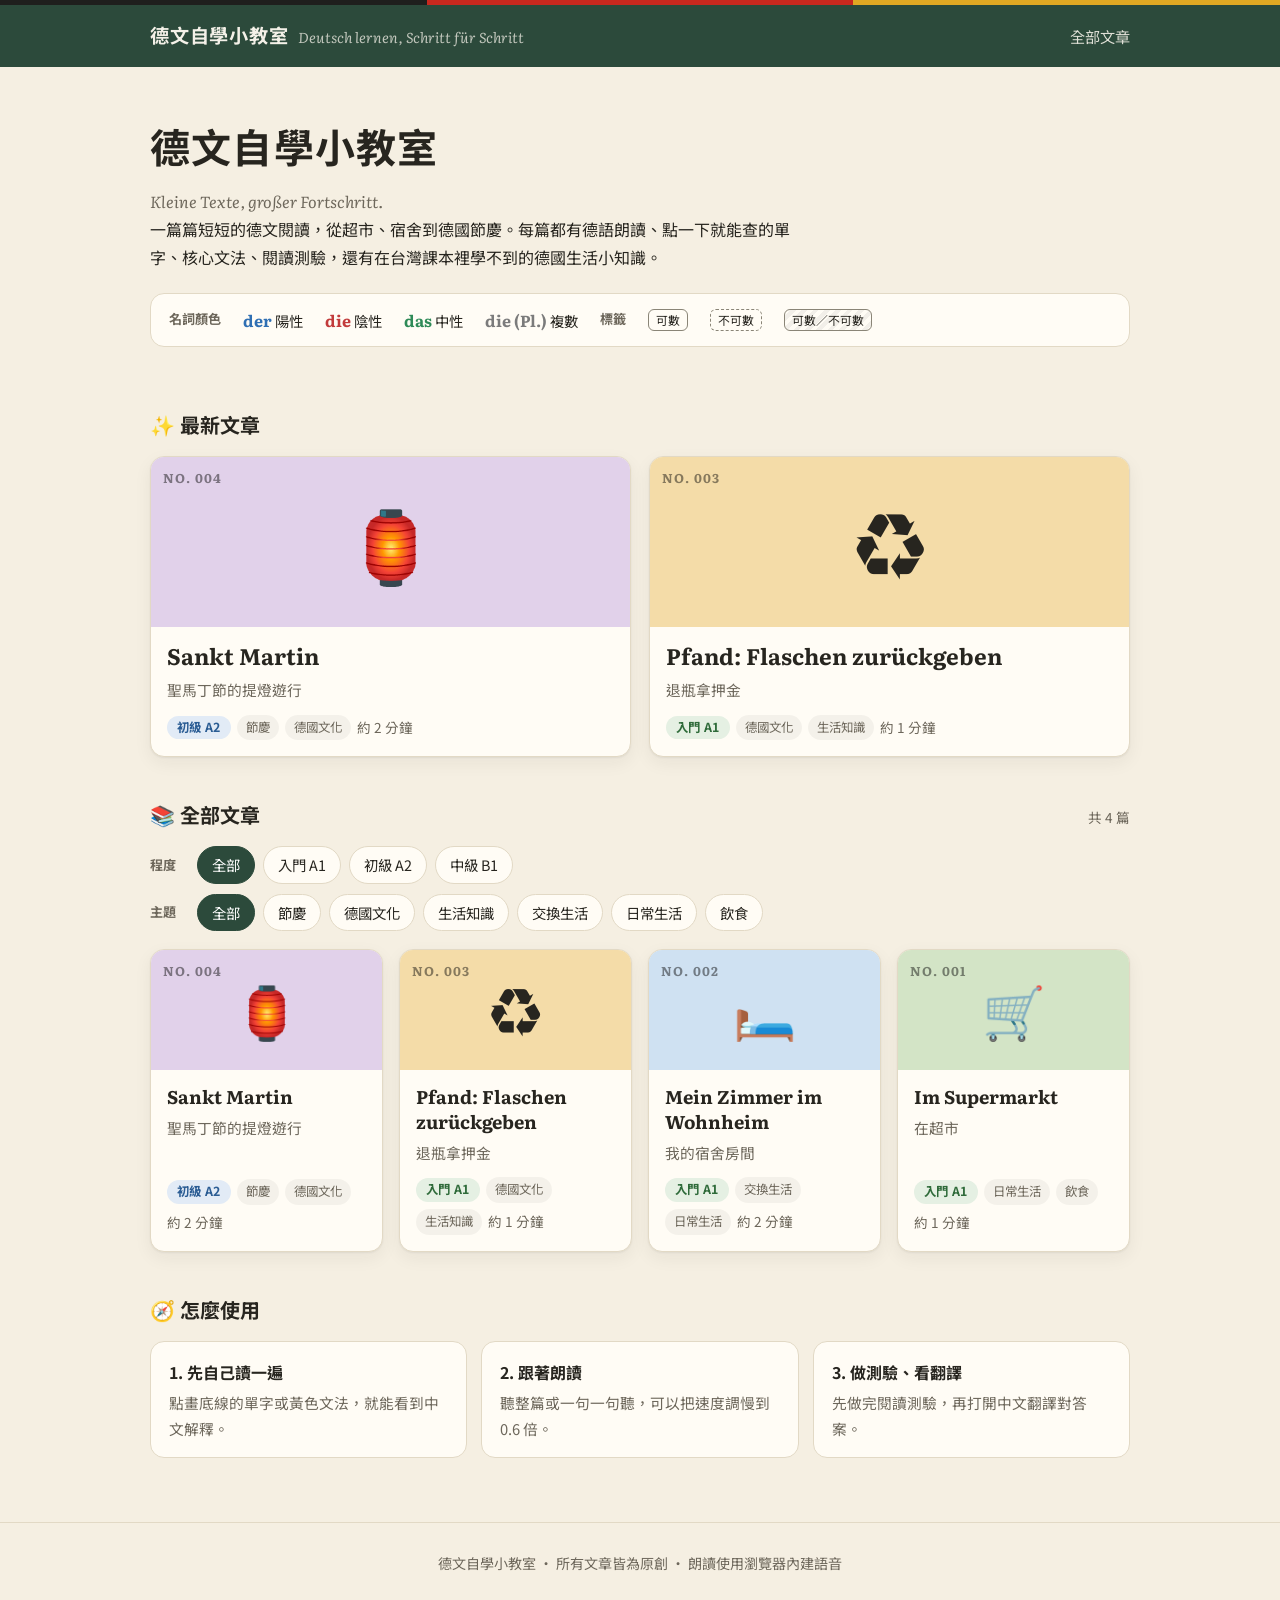
<file: index.html>
<!DOCTYPE html>
<html lang="zh-Hant-TW">
<head>
  <meta charset="UTF-8">
  <meta name="viewport" content="width=device-width, initial-scale=1">
  <title>德文自學小教室｜分級德文閱讀</title>
  <meta name="description" content="給中文母語初學者的德文分級閱讀：朗讀、點選查單字、名詞性別上色、文法解說、閱讀測驗與德國生活小知識。">
  <link rel="preconnect" href="https://fonts.googleapis.com">
  <link rel="preconnect" href="https://fonts.gstatic.com" crossorigin>
  <link href="https://fonts.googleapis.com/css2?family=Literata:ital,wght@0,400;0,700;1,400&family=Noto+Sans+TC:wght@400;700&display=swap" rel="stylesheet">
  <link rel="stylesheet" href="assets/css/style.css">
  <link rel="icon" href="data:image/svg+xml,<svg xmlns='http://www.w3.org/2000/svg' viewBox='0 0 100 100'><text y='.9em' font-size='90'>📗</text></svg>">
</head>
<body>
  <a class="skip-link" href="#main">跳到主要內容</a>
  <div class="flag-stripe"></div>
  <header class="site-header">
    <div class="wrap">
      <a class="brand" href="index.html">
        <span class="brand__name">德文自學小教室</span>
        <span class="brand__de">Deutsch lernen, Schritt für Schritt</span>
      </a>
      <nav class="site-nav"><a href="#all">全部文章</a></nav>
    </div>
  </header>

  <main id="main" class="wrap">
    <section class="hero">
      <h1>德文自學小教室</h1>
      <p class="hero__de">Kleine Texte, großer Fortschritt.</p>
      <p>一篇篇短短的德文閱讀，從超市、宿舍到德國節慶。每篇都有德語朗讀、點一下就能查的單字、核心文法、閱讀測驗，還有在台灣課本裡學不到的德國生活小知識。</p>

      <div class="legend" aria-label="顏色說明">
        <span class="legend__title">名詞顏色</span>
        <span><strong class="g-der">der</strong> 陽性</span>
        <span><strong class="g-die">die</strong> 陰性</span>
        <span><strong class="g-das">das</strong> 中性</span>
        <span><strong class="g-pl">die (Pl.)</strong> 複數</span>
        <span class="legend__title">標籤</span>
        <span class="count count--c">可數</span>
        <span class="count count--u">不可數</span>
        <span class="count count--cu">可數／不可數</span>
      </div>
    </section>

    <div class="section-title"><h2>✨ 最新文章</h2></div>
    <div class="featured" id="featured"></div>

    <div class="section-title" id="all">
      <h2>📚 全部文章</h2>
      <span class="meta" id="count"></span>
    </div>
    <div class="filters">
      <div class="filters__row" id="level-filter" role="group" aria-label="依程度篩選">
        <span class="filters__label">程度</span>
      </div>
      <div class="filters__row" id="tag-filter" role="group" aria-label="依主題篩選">
        <span class="filters__label">主題</span>
      </div>
    </div>
    <div class="cards" id="cards" aria-live="polite"></div>

    <div class="section-title"><h2>🧭 怎麼使用</h2></div>
    <div class="howto">
      <div class="howto__step"><b>1. 先自己讀一遍</b><p>點畫底線的單字或黃色文法，就能看到中文解釋。</p></div>
      <div class="howto__step"><b>2. 跟著朗讀</b><p>聽整篇或一句一句聽，可以把速度調慢到 0.6 倍。</p></div>
      <div class="howto__step"><b>3. 做測驗、看翻譯</b><p>先做完閱讀測驗，再打開中文翻譯對答案。</p></div>
    </div>
  </main>

  <footer class="site-footer">
    <div class="wrap">德文自學小教室 · 所有文章皆為原創 · 朗讀使用瀏覽器內建語音</div>
  </footer>

  <script src="assets/js/home.js"></script>
</body>
</html>
</file>
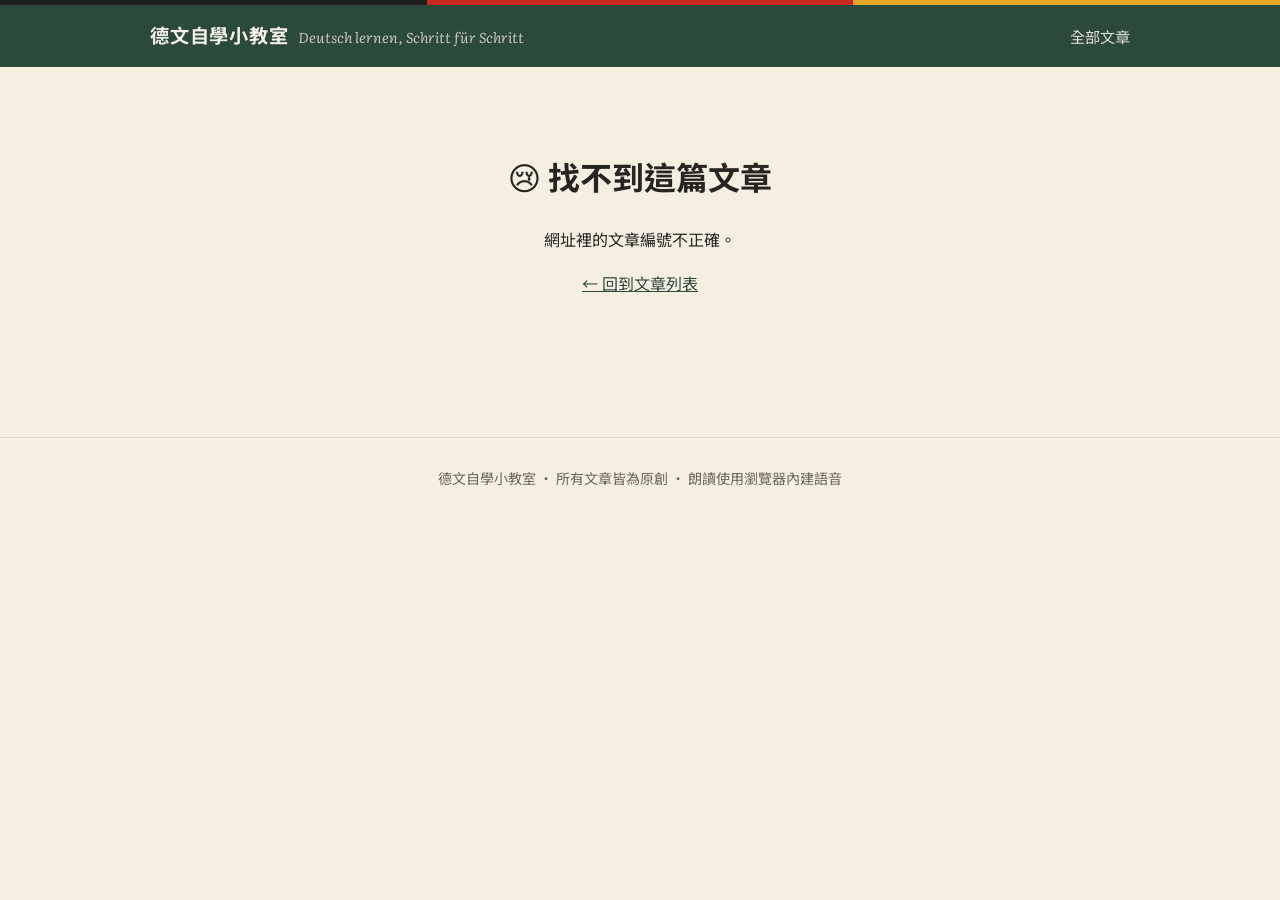
<file: article.html>
<!DOCTYPE html>
<html lang="zh-Hant-TW">
<head>
  <meta charset="UTF-8">
  <meta name="viewport" content="width=device-width, initial-scale=1">
  <title>德文自學小教室</title>
  <link rel="preconnect" href="https://fonts.googleapis.com">
  <link rel="preconnect" href="https://fonts.gstatic.com" crossorigin>
  <link href="https://fonts.googleapis.com/css2?family=Literata:ital,wght@0,400;0,700;1,400&family=Noto+Sans+TC:wght@400;700&display=swap" rel="stylesheet">
  <link rel="stylesheet" href="assets/css/style.css">
  <link rel="icon" href="data:image/svg+xml,<svg xmlns='http://www.w3.org/2000/svg' viewBox='0 0 100 100'><text y='.9em' font-size='90'>📗</text></svg>">
</head>
<body>
  <a class="skip-link" href="#main">跳到主要內容</a>
  <div class="flag-stripe"></div>
  <header class="site-header">
    <div class="wrap">
      <a class="brand" href="index.html">
        <span class="brand__name">德文自學小教室</span>
        <span class="brand__de">Deutsch lernen, Schritt für Schritt</span>
      </a>
      <nav class="site-nav"><a href="index.html#all">全部文章</a></nav>
    </div>
  </header>

  <!-- 文章內容全部由 assets/js/article.js 依網址的 ?id= 讀取 JSON 後產生 -->
  <main id="main" class="wrap--narrow">
    <p class="error" id="loading">載入中……</p>
  </main>

  <!-- 點單字或文法時出現的小視窗 -->
  <div class="pop" id="pop" role="dialog" aria-modal="false" hidden></div>

  <footer class="site-footer">
    <div class="wrap">德文自學小教室 · 所有文章皆為原創 · 朗讀使用瀏覽器內建語音</div>
  </footer>

  <script src="assets/js/speech.js"></script>
  <script src="assets/js/article.js"></script>
</body>
</html>
</file>
<file: assets/css/style.css>
/* =========================================================
   德文自學小教室：全站樣式表
   風格：溫暖的自學筆記本（米白紙張＋墨綠黑板＋德國國旗點綴）
   ========================================================= */

:root {
  /* 紙張與墨水 */
  --paper: #f5efe2;
  --paper-card: #fffcf5;
  --ink: #27251f;
  --muted: #6d675b;
  --line: #e2d9c5;
  --rule: #d9e3ea;          /* 筆記本橫線 */

  /* 黑板墨綠 */
  --chalk: #2c4a3b;
  --chalk-soft: #e3ece5;

  /* 國旗點綴 */
  --flag-black: #1f1f1d;
  --flag-red: #c8281e;
  --flag-gold: #e0a823;

  /* 名詞性別（全站統一，不可更改） */
  --der: #2f6fb3;
  --die: #c23b3b;
  --das: #2e8a57;
  --plural: #7b7b7b;

  /* 封面底色 */
  --amber: #f4dca8;
  --rose: #f3cccc;
  --sky: #cfe1f2;
  --moss: #d3e4c6;
  --plum: #e1d1ea;

  --radius: 14px;
  --shadow: 0 1px 2px rgba(39, 37, 31, .06), 0 6px 18px rgba(39, 37, 31, .06);
  --sans: "Noto Sans TC", system-ui, -apple-system, "PingFang TC", sans-serif;
  --serif: "Literata", Georgia, "Times New Roman", serif;
}

* { box-sizing: border-box; }

html { scroll-behavior: smooth; }

body {
  margin: 0;
  background: var(--paper);
  color: var(--ink);
  font-family: var(--sans);
  font-size: 16px;
  line-height: 1.75;
  -webkit-font-smoothing: antialiased;
}

a { color: var(--chalk); }
button { font: inherit; color: inherit; }
:focus-visible { outline: 3px solid var(--flag-gold); outline-offset: 2px; border-radius: 4px; }

.skip-link {
  position: absolute; left: -999px; top: 8px;
  background: var(--chalk); color: #fff; padding: 6px 12px; border-radius: 6px; z-index: 50;
}
.skip-link:focus { left: 8px; }

.wrap { width: min(980px, 100% - 32px); margin-inline: auto; }
.wrap--narrow { width: min(760px, 100% - 32px); margin-inline: auto; }

/* ---------- 頁首 ---------- */
.flag-stripe {
  height: 5px;
  background: linear-gradient(90deg,
    var(--flag-black) 0 33.33%, var(--flag-red) 33.33% 66.66%, var(--flag-gold) 66.66%);
}
.site-header { background: var(--chalk); color: #f4f1e8; }
.site-header .wrap {
  display: flex; align-items: center; justify-content: space-between;
  gap: 12px; padding: 14px 0;
}
.brand { display: flex; align-items: baseline; gap: 10px; color: inherit; text-decoration: none; }
.brand__name { font-size: 1.2rem; font-weight: 700; letter-spacing: .04em; }
.brand__de { font-family: var(--serif); font-style: italic; opacity: .75; font-size: .9rem; }
.site-nav a { color: #f4f1e8; text-decoration: none; font-size: .95rem; opacity: .9; }
.site-nav a:hover { opacity: 1; text-decoration: underline; }

/* ---------- 頁尾 ---------- */
.site-footer {
  margin-top: 64px; padding: 28px 0 40px; border-top: 1px solid var(--line);
  color: var(--muted); font-size: .88rem; text-align: center;
}

/* ---------- 共用小元件 ---------- */
.badge {
  display: inline-flex; align-items: center; gap: 4px;
  font-size: .78rem; font-weight: 700; letter-spacing: .03em;
  padding: 2px 10px; border-radius: 999px; line-height: 1.6;
}
.badge--A1 { background: #e5f0e3; color: #2f6b3a; }
.badge--A2 { background: #e2ebf6; color: #2b5d94; }
.badge--B1 { background: #f6e6d6; color: #93541d; }
.tag {
  font-size: .78rem; color: var(--muted); background: rgba(0, 0, 0, .045);
  padding: 2px 9px; border-radius: 999px;
}
.meta { color: var(--muted); font-size: .85rem; }

.chip {
  border: 1.5px solid var(--line); background: var(--paper-card);
  padding: 5px 14px; border-radius: 999px; cursor: pointer; font-size: .9rem;
  transition: background .15s, border-color .15s;
}
.chip:hover { border-color: var(--chalk); }
.chip[aria-pressed="true"] { background: var(--chalk); border-color: var(--chalk); color: #fff; }

.btn {
  display: inline-flex; align-items: center; gap: 6px;
  border: 0; border-radius: 10px; padding: 8px 16px; cursor: pointer;
  background: var(--chalk); color: #fff; font-weight: 600; font-size: .92rem;
}
.btn:hover { filter: brightness(1.12); }
.btn:disabled { opacity: .45; cursor: not-allowed; filter: none; }
.btn--ghost { background: transparent; color: var(--chalk); border: 1.5px solid var(--chalk); }

/* 名詞性別顏色 */
.g-der { color: var(--der); }
.g-die { color: var(--die); }
.g-das { color: var(--das); }
.g-pl  { color: var(--plural); }

/* 可數／不可數標籤 */
.count {
  display: inline-block; font-size: .74rem; padding: 0 7px; border-radius: 6px;
  line-height: 1.7; white-space: nowrap; color: var(--ink);
}
.count--c  { border: 1.5px solid #8a8577; }
.count--u  { border: 1.5px dashed #8a8577; }
.count--cu { border: 1.5px solid #8a8577; background: repeating-linear-gradient(135deg, transparent 0 4px, rgba(0,0,0,.05) 4px 8px); }

/* =========================================================
   首頁
   ========================================================= */
.hero { padding: 44px 0 20px; }
.hero h1 { font-size: clamp(1.8rem, 4vw, 2.5rem); margin: 0 0 6px; letter-spacing: .03em; }
.hero__de { font-family: var(--serif); font-style: italic; color: var(--muted); margin: 0 0 16px; }
.hero p { max-width: 640px; margin: 0; }

.legend {
  margin-top: 22px; display: flex; flex-wrap: wrap; gap: 10px 22px; align-items: center;
  background: var(--paper-card); border: 1px solid var(--line); border-radius: var(--radius);
  padding: 12px 18px; font-size: .9rem;
}
.legend strong { font-family: var(--serif); font-size: 1rem; }
.legend__title { color: var(--muted); font-size: .82rem; font-weight: 700; }

.section-title {
  display: flex; align-items: baseline; justify-content: space-between; gap: 12px;
  margin: 40px 0 14px;
}
.section-title h2 { margin: 0; font-size: 1.25rem; }

.featured { display: grid; grid-template-columns: repeat(auto-fit, minmax(280px, 1fr)); gap: 18px; }
.filters { display: flex; flex-direction: column; gap: 10px; margin-bottom: 18px; }
.filters__row { display: flex; flex-wrap: wrap; gap: 8px; align-items: center; }
.filters__label { font-size: .82rem; color: var(--muted); font-weight: 700; min-width: 3em; }

.cards { display: grid; grid-template-columns: repeat(auto-fill, minmax(220px, 1fr)); gap: 16px; }

.card {
  display: flex; flex-direction: column; text-decoration: none; color: inherit;
  background: var(--paper-card); border: 1px solid var(--line); border-radius: var(--radius);
  overflow: hidden; box-shadow: var(--shadow); transition: transform .15s, box-shadow .15s;
}
.card:hover { transform: translateY(-3px); box-shadow: 0 2px 4px rgba(0,0,0,.06), 0 12px 26px rgba(0,0,0,.09); }
.card__cover {
  position: relative; display: grid; place-items: center; height: 120px; font-size: 3.2rem;
}
.card--big .card__cover { height: 170px; font-size: 4.4rem; }
.card__no {
  position: absolute; left: 12px; top: 10px; font-family: var(--serif);
  font-size: .8rem; font-weight: 700; color: rgba(0,0,0,.45); letter-spacing: .08em;
}
.card__read {
  position: absolute; right: 10px; top: 10px; font-size: .72rem; font-weight: 700;
  background: rgba(255,255,255,.8); color: var(--chalk); padding: 1px 8px; border-radius: 999px;
}
.card__body { padding: 14px 16px 16px; display: flex; flex-direction: column; gap: 6px; flex: 1; }
.card__title { font-family: var(--serif); font-size: 1.15rem; font-weight: 700; line-height: 1.35; margin: 0; }
.card--big .card__title { font-size: 1.4rem; }
.card__zh { color: var(--muted); margin: 0; font-size: .92rem; }
.card__foot { margin-top: auto; padding-top: 6px; display: flex; flex-wrap: wrap; gap: 6px; align-items: center; }

.cover--amber { background: var(--amber); }
.cover--rose  { background: var(--rose); }
.cover--sky   { background: var(--sky); }
.cover--moss  { background: var(--moss); }
.cover--plum  { background: var(--plum); }

.empty {
  grid-column: 1 / -1; text-align: center; color: var(--muted);
  border: 1.5px dashed var(--line); border-radius: var(--radius); padding: 36px 16px;
}

.howto { display: grid; grid-template-columns: repeat(auto-fit, minmax(200px, 1fr)); gap: 14px; }
.howto__step {
  background: var(--paper-card); border: 1px solid var(--line); border-radius: var(--radius); padding: 16px 18px;
}
.howto__step b { display: block; margin-bottom: 4px; }
.howto__step p { margin: 0; font-size: .92rem; color: var(--muted); }

/* =========================================================
   文章頁
   ========================================================= */
.back { display: inline-block; margin: 22px 0 8px; font-size: .92rem; text-decoration: none; }
.back:hover { text-decoration: underline; }

.article-head {
  display: grid; grid-template-columns: auto 1fr; gap: 20px; align-items: center;
  margin: 8px 0 26px;
}
.article-head__cover {
  width: 104px; height: 104px; border-radius: 22px; display: grid; place-items: center; font-size: 3.4rem;
}
.article-head__no { font-family: var(--serif); font-size: .82rem; color: var(--muted); letter-spacing: .1em; }
.article-head h1 { font-family: var(--serif); font-size: clamp(1.7rem, 4.5vw, 2.3rem); margin: 2px 0; line-height: 1.25; }
.article-head__zh { margin: 0 0 8px; color: var(--muted); font-size: 1.05rem; }
.article-head__tags { display: flex; flex-wrap: wrap; gap: 6px; align-items: center; }

.block {
  background: var(--paper-card); border: 1px solid var(--line); border-radius: var(--radius);
  box-shadow: var(--shadow); padding: 22px 24px; margin-bottom: 20px;
}
.block > h2 { margin: 0 0 4px; font-size: 1.15rem; display: flex; align-items: center; gap: 8px; }
.block__hint { margin: 0 0 14px; color: var(--muted); font-size: .86rem; }

/* 德文原文：筆記本（左側紅色邊線） */
.reading {
  font-family: var(--serif); font-size: 1.22rem; line-height: 2.05;
  border-left: 2px solid #e8b4ae; padding: 2px 0 2px 18px;
}
.reading p { margin: 0 0 .9em; }
.reading p:last-child { margin-bottom: 0; }
.sentence { border-radius: 6px; transition: background .2s, box-shadow .2s; }
.sentence.is-speaking { background: #fbe9b7; box-shadow: 0 0 0 3px #fbe9b7; }
.say {
  display: inline; border: 0; background: none; cursor: pointer; padding: 0 2px; margin-right: 1px;
  font-size: .68em; vertical-align: .14em; opacity: .4; transition: opacity .15s;
}
.say:hover, .say:focus-visible { opacity: 1; }

.w, .gm {
  display: inline; font: inherit; border: 0; background: none; padding: 0; margin: 0;
  cursor: pointer; line-height: inherit; color: inherit;
}
.w {
  text-decoration: underline 2px currentColor; text-underline-offset: 5px;
}
.w:not(.g-der):not(.g-die):not(.g-das) { color: var(--chalk); text-decoration-style: dotted; }
.w.g-der { color: var(--der); }
.w.g-die { color: var(--die); }
.w.g-das { color: var(--das); }
.gm { background: linear-gradient(transparent 58%, #f7dc8c 58%, #f7dc8c 92%, transparent 92%); border-radius: 2px; }
.w:hover, .gm:hover { filter: brightness(.82); }

/* 朗讀工具列 */
.player { display: flex; flex-wrap: wrap; gap: 10px 18px; align-items: center; }
.speed { display: flex; gap: 6px; align-items: center; }
.speed__label { font-size: .85rem; color: var(--muted); }
.notice {
  margin-top: 12px; font-size: .88rem; background: #fdf3e1; border: 1px solid #f0d9a8;
  border-radius: 10px; padding: 8px 12px;
}

/* 單字表 */
.vocab { display: flex; flex-direction: column; }
.vocab__row {
  display: grid; grid-template-columns: 1.6fr .7fr 1.3fr .9fr 1.8fr auto; gap: 10px;
  align-items: center; padding: 10px 4px; border-bottom: 1px solid var(--line);
}
.vocab__row--head { font-size: .78rem; color: var(--muted); font-weight: 700; padding-top: 0; }
.vocab__word { font-family: var(--serif); font-size: 1.08rem; font-weight: 700; }
.vocab__word small { font-weight: 400; }
.vocab__note { grid-column: 1 / -1; font-size: .85rem; color: var(--muted); margin-top: -4px; }
.vocab__note:empty { display: none; }
.icon-btn {
  border: 1.5px solid var(--line); background: var(--paper); border-radius: 999px;
  width: 34px; height: 34px; cursor: pointer; display: grid; place-items: center;
}
.icon-btn:hover { border-color: var(--chalk); }
.vocab-tools { display: flex; gap: 8px; margin-bottom: 8px; flex-wrap: wrap; }

/* 文法 */
.grammar { border-top: 1px solid var(--line); padding: 16px 0 4px; scroll-margin-top: 16px; }
.grammar:first-of-type { border-top: 0; padding-top: 4px; }
.grammar h3 { margin: 0 0 6px; font-size: 1.05rem; display: flex; gap: 10px; align-items: baseline; }
.grammar__no { font-family: var(--serif); color: var(--flag-red); font-weight: 700; }
.grammar__pattern {
  display: inline-block; margin: 6px 0 10px; padding: 4px 12px; border-radius: 8px;
  background: var(--chalk); color: #f4f1e8; font-size: .9rem;
}
.grammar.is-flash { animation: flash 1.4s ease; }
@keyframes flash { 0%, 40% { background: #fbe9b7; } 100% { background: transparent; } }
.examples { list-style: none; margin: 0; padding: 0; }
.examples li { padding: 6px 0 6px 14px; border-left: 3px solid var(--line); margin-bottom: 8px; }
.examples .de { font-family: var(--serif); font-size: 1.05rem; display: block; }
.examples .de strong { color: var(--flag-red); }
.examples .zh { color: var(--muted); font-size: .9rem; }

/* 測驗 */
.q { padding: 14px 0; border-bottom: 1px solid var(--line); }
.q:last-of-type { border-bottom: 0; }
.q__title { font-weight: 700; margin: 0 0 8px; }
.q__opts { display: flex; flex-direction: column; gap: 6px; margin-bottom: 10px; }
.q__opt {
  display: flex; gap: 10px; align-items: center; padding: 8px 12px; cursor: pointer;
  border: 1.5px solid var(--line); border-radius: 10px; background: var(--paper);
}
.q__opt:has(input:checked) { border-color: var(--chalk); background: var(--chalk-soft); }
.q__opt.is-correct, .q__opt.is-correct:has(input:checked) { border-color: var(--das); background: #e4f2e8; }
.q__opt.is-wrong, .q__opt.is-wrong:has(input:checked) { border-color: var(--die); background: #f8e3e3; }
.q__result { margin-top: 8px; font-size: .92rem; }
.q__result b.ok { color: var(--das); }
.q__result b.no { color: var(--die); }
.score {
  margin-top: 14px; padding: 14px 16px; border-radius: 12px; background: var(--chalk); color: #f4f1e8;
  display: flex; justify-content: space-between; align-items: center; gap: 12px; flex-wrap: wrap;
}
.score .btn { background: #f4f1e8; color: var(--chalk); }

/* 翻譯 */
details.translation summary {
  cursor: pointer; font-weight: 700; font-size: 1.15rem; list-style: none; display: flex; align-items: center; gap: 8px;
}
details.translation summary::-webkit-details-marker { display: none; }
details.translation summary::after { content: "▾"; margin-left: auto; transition: transform .2s; color: var(--muted); }
details.translation[open] summary::after { transform: rotate(180deg); }
details.translation p { margin: 12px 0 0; }

/* 小知識 */
.culture h3 { margin: 14px 0 2px; font-size: 1rem; }
.culture p { margin: 0; }
.terms { display: flex; flex-wrap: wrap; gap: 8px; margin-top: 16px; padding-top: 14px; border-top: 1px dashed var(--line); }
.term { background: var(--paper); border: 1px solid var(--line); border-radius: 8px; padding: 3px 10px; font-size: .9rem; }
.term span { font-family: var(--serif); font-weight: 700; margin-right: 6px; }

/* 上一篇／下一篇 */
.pager { display: grid; grid-template-columns: 1fr 1fr; gap: 14px; margin-top: 8px; }
.pager a {
  display: block; padding: 14px 16px; border: 1px solid var(--line); border-radius: var(--radius);
  background: var(--paper-card); text-decoration: none; color: inherit;
}
.pager a:hover { border-color: var(--chalk); }
.pager small { display: block; color: var(--muted); }
.pager b { font-family: var(--serif); }
.pager .next { text-align: right; grid-column: 2; }

/* 單字／文法小視窗 */
.pop {
  position: absolute; z-index: 40; width: min(320px, calc(100vw - 24px));
  background: var(--paper-card); border: 1px solid var(--line); border-radius: 14px;
  box-shadow: 0 10px 34px rgba(0,0,0,.18); padding: 14px 16px; font-family: var(--sans); font-size: .95rem; line-height: 1.6;
}
.pop[hidden] { display: none; }
.pop__head { display: flex; align-items: center; gap: 8px; margin-bottom: 4px; }
.pop__word { font-family: var(--serif); font-size: 1.25rem; font-weight: 700; }
.pop__close { margin-left: auto; border: 0; background: none; cursor: pointer; font-size: 1.2rem; color: var(--muted); }
.pop__line { color: var(--muted); font-size: .86rem; display: flex; flex-wrap: wrap; gap: 6px; align-items: center; }
.pop__zh { font-size: 1.05rem; margin: 6px 0 2px; }
.pop__note { font-size: .86rem; color: var(--muted); margin: 4px 0 0; }

.error { text-align: center; padding: 60px 16px; }

/* ---------- 手機 ---------- */
@media (max-width: 640px) {
  .block { padding: 18px 16px; }
  .article-head { grid-template-columns: 1fr; gap: 12px; }
  .article-head__cover { width: 76px; height: 76px; font-size: 2.6rem; border-radius: 18px; }
  .reading { font-size: 1.12rem; }
  .vocab__row--head { display: none; }
  .vocab__row { grid-template-columns: 1fr auto; gap: 2px 10px; }
  .vocab__word { grid-column: 1; }
  .vocab__row .icon-btn { grid-column: 2; grid-row: 1 / span 3; }
  .vocab__pos, .vocab__plural, .vocab__count, .vocab__zh { grid-column: 1; font-size: .92rem; }
  .vocab__pos { display: none; }
  .pager { grid-template-columns: 1fr; }
  .pager .next { grid-column: 1; }
  .brand__de { display: none; }
}
</file>
